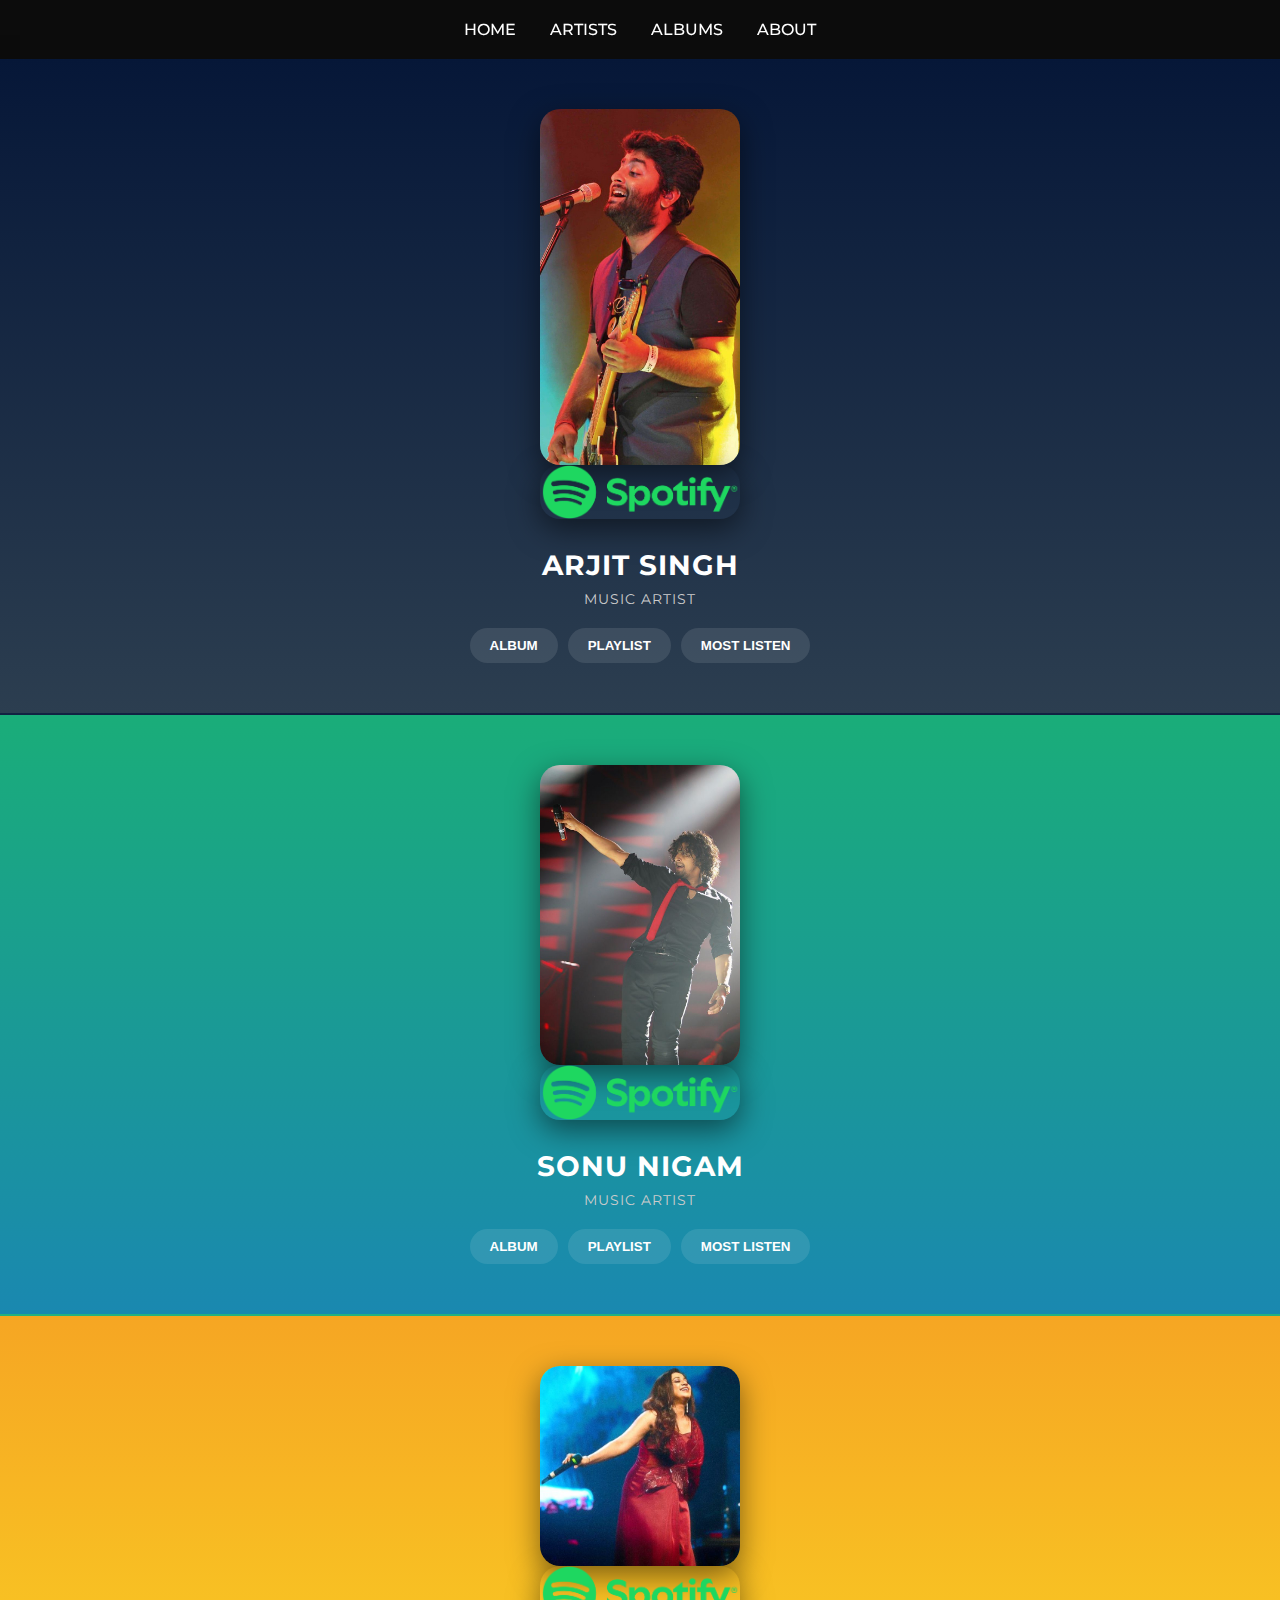
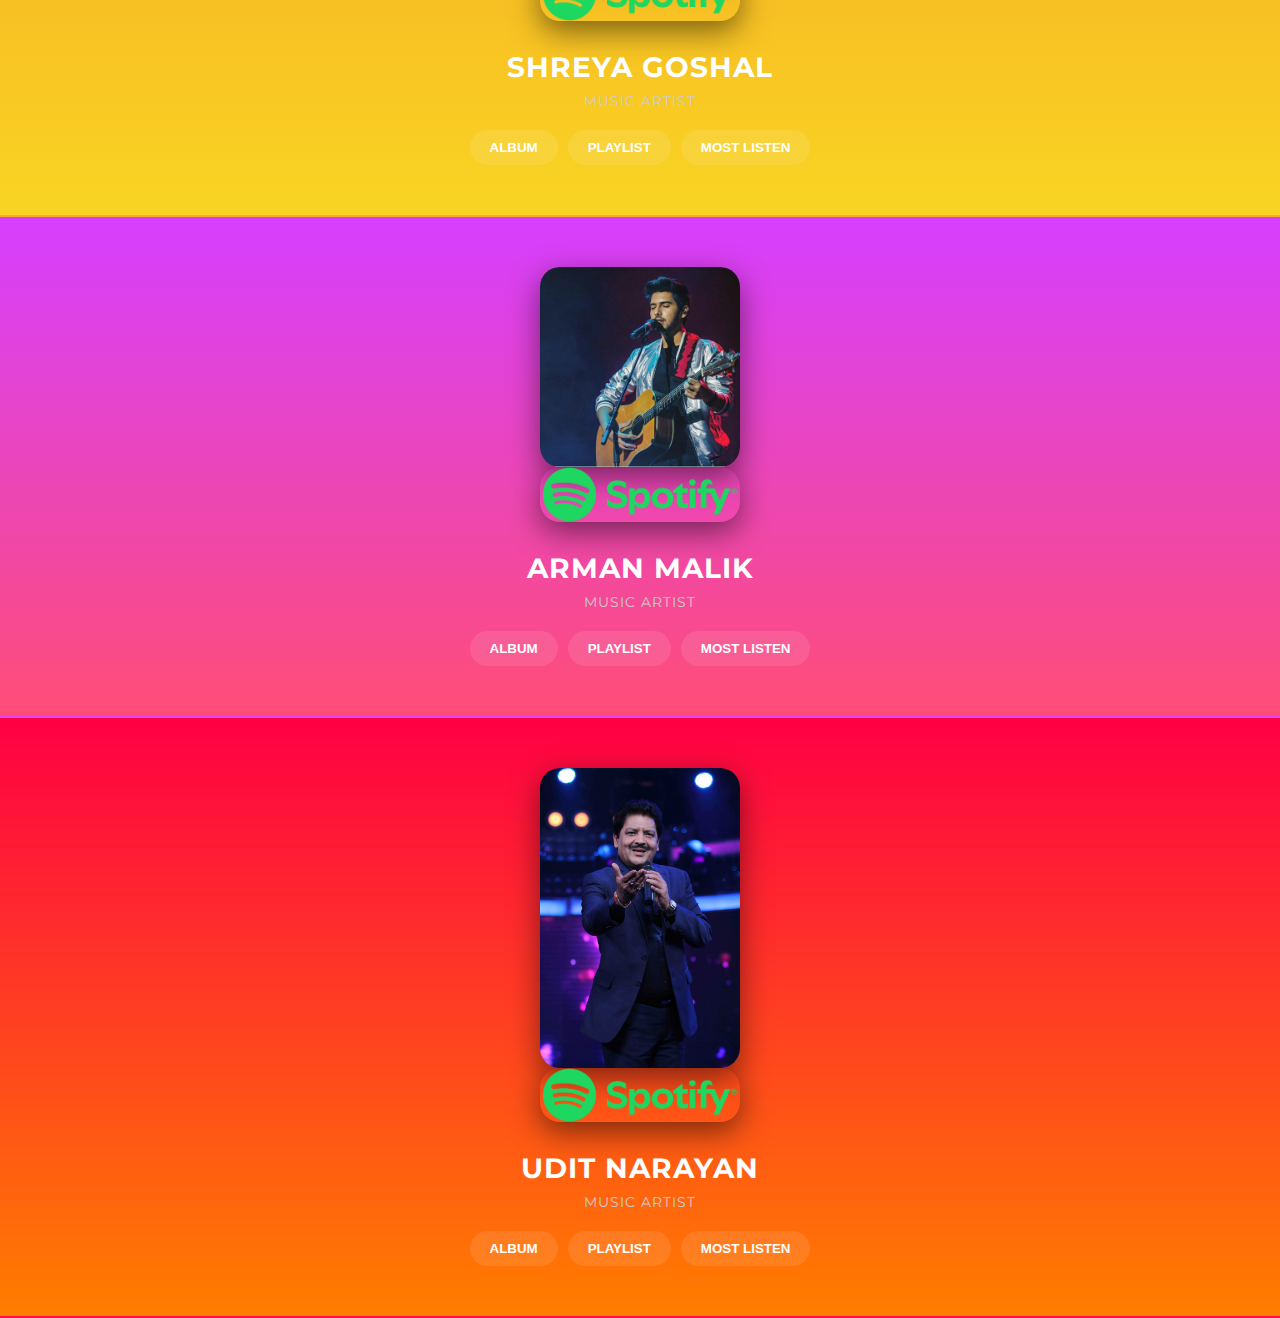
<file: index.html>
<!DOCTYPE html>
<html lang="en">
<head>
  <meta charset="UTF-8" />
  <meta name="viewport" content="width=device-width, initial-scale=1.0" />
  <title>Music Artists</title>
  <link href="https://fonts.googleapis.com/css2?family=Montserrat:wght@500;700&display=swap" rel="stylesheet">
  <style>
    body {
      margin: 0;
      font-family: 'Montserrat', sans-serif;
      background: linear-gradient(to bottom, #1e1e1e, #000);
      color: white;
    }
    header {
      display: flex;
      justify-content: center;
      background: rgba(0, 0, 0, 0.6);
      padding: 20px;
      position: sticky;
      top: 0;
      z-index: 10;
      backdrop-filter: blur(8px);
    }
    header nav a {
      color: white;
      margin: 0 15px;
      text-decoration: none;
      font-weight: 500;
      transition: 0.3s;
    }
    header nav a:hover {
      color: #1db954;
    }
    .artist {
      display: flex;
      flex-direction: column;
      align-items: center;
      padding: 50px 20px;
      text-align: center;
      border-bottom: 2px solid rgba(255,255,255,0.05);
    }
    .artist img {
      border-radius: 20px;
      width: 200px;
      height: auto;
      box-shadow: 0 10px 30px rgba(0, 0, 0, 0.5);
    }
    .spotify-logo {
      height: 20px;
      margin-bottom: 5px;
      cursor: pointer;
    }
    .artist-name {
      font-size: 28px;
      margin: 20px 0 8px;
      font-weight: 700;
      letter-spacing: 1px;
    }
    .label {
      font-size: 14px;
      letter-spacing: 1px;
      color: #ccc;
    }
    .buttons {
      display: flex;
      gap: 10px;
      margin-top: 20px;
      flex-wrap: wrap;
      justify-content: center;
    }
    .buttons button {
      background: rgba(255, 255, 255, 0.1);
      border: none;
      padding: 10px 20px;
      border-radius: 30px;
      color: white;
      font-weight: bold;
      cursor: pointer;
      transition: background 0.3s ease;
    }
    .buttons button:hover {
      background-color: #1db954;
      color: black;
    }
  </style>
  <script>
    function openAlbumPage(artist) {
      const encoded = encodeURIComponent(artist);
      window.open(`album.html?artist=${encoded}`, '_blank');
    }
  </script>
</head>
<body>
  <header>
    <nav>
      <a href="#">HOME</a>
      <a href="#">ARTISTS</a>
      <a href="#">ALBUMS</a>
      <a href="#">ABOUT</a>
    </nav>
  </header>

  <!-- Artist Blocks -->
  <div class="artist" style="background: linear-gradient(#061738, #2c3e50);">
    <img src="arjit singh.jpg" alt="Arijit Singh" />
    <a href="https://open.spotify.com/artist/4YRxDV8wJFPHPTeXepOstw" target="_blank">
      <img class="spotify-logo" src="spotify-logo.png" alt="Spotify" />
    </a>
    <div class="artist-name">ARJIT SINGH</div>
    <div class="label">MUSIC ARTIST</div>
    <div class="buttons">
      <button onclick="openAlbumPage('ARJIT SINGH')">ALBUM</button>
      <button>PLAYLIST</button>
      <button>MOST LISTEN</button>
    </div>
  </div>

  <div class="artist" style="background: linear-gradient(#1aad79, #1a88b0);">
    <img src="sonu nigam.jpg" alt="Sonu Nigam" />
    <a href="https://open.spotify.com/artist/1wRPtKGflJrBx9BmLsSwlU" target="_blank">
      <img class="spotify-logo" src="spotify-logo.png" alt="Spotify" />
    </a>
    <div class="artist-name">SONU NIGAM</div>
    <div class="label">MUSIC ARTIST</div>
    <div class="buttons">
      <button onclick="openAlbumPage('SONU NIGAM')">ALBUM</button>
      <button>PLAYLIST</button>
      <button>MOST LISTEN</button>
    </div>
  </div>

  <div class="artist" style="background: linear-gradient(#f6a623, #f9d423);">
    <img src="shreya.jpg" alt="Shreya Ghoshal" />
    <a href="https://open.spotify.com/artist/0oOet2f43PA68X5RxKobEy" target="_blank">
      <img class="spotify-logo" src="spotify-logo.png" alt="Spotify" />
    </a>
    <div class="artist-name">SHREYA GOSHAL</div>
    <div class="label">MUSIC ARTIST</div>
    <div class="buttons">
      <button onclick="openAlbumPage('SHREYA GOSHAL')">ALBUM</button>
      <button>PLAYLIST</button>
      <button>MOST LISTEN</button>
    </div>
  </div>

  <div class="artist" style="background: linear-gradient(#d63eff, #ff4d77);">
    <img src="armaan malik.jpg" alt="Armaan Malik" />
    <a href="https://open.spotify.com/artist/4K6blSRoklNdpw4mzLxwfn" target="_blank">
      <img class="spotify-logo" src="spotify-logo.png" alt="Spotify" />
    </a>
    <div class="artist-name">ARMAN MALIK</div>
    <div class="label">MUSIC ARTIST</div>
    <div class="buttons">
      <button onclick="openAlbumPage('ARMAN MALIK')">ALBUM</button>
      <button>PLAYLIST</button>
      <button>MOST LISTEN</button>
    </div>
  </div>

  <div class="artist" style="background: linear-gradient(#ff0044, #ff7e00);">
    <img src="udit narayan.jpg" alt="Udit Narayan" />
    <a href="https://open.spotify.com/artist/7HCqGPJcQTyGJ2yqntbuyr" target="_blank">
      <img class="spotify-logo" src="spotify-logo.png" alt="Spotify" />
    </a>
    <div class="artist-name">UDIT NARAYAN</div>
    <div class="label">MUSIC ARTIST</div>
    <div class="buttons">
      <button onclick="openAlbumPage('UDIT NARAYAN')">ALBUM</button>
      <button>PLAYLIST</button>
      <button>MOST LISTEN</button>
    </div>
  </div>
</body>
</html>
</file>
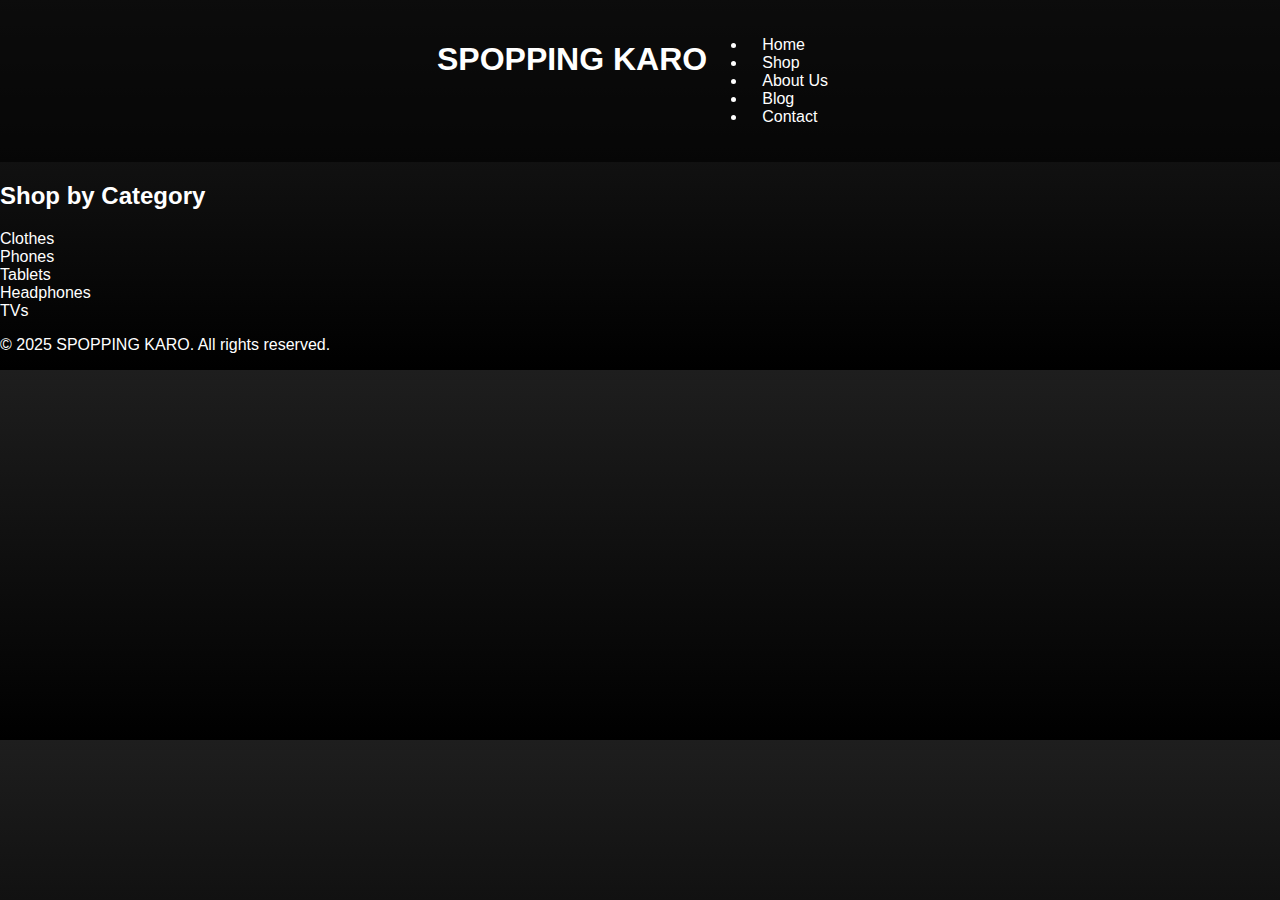
<file: shop.html>
<!DOCTYPE html>
<html lang="en">
<head>
  <meta charset="UTF-8">
  <title>Shop - SPOPPING KARO</title>
  <link rel="stylesheet" href="style.css">
</head>
<body>
  <header>
    <h1 onclick="window.location.href='index.html'" style="cursor:pointer;">SPOPPING KARO</h1>
    <nav>
      <ul>
        <li><a href="index.html">Home</a></li>
        <li><a href="shop.html">Shop</a></li>
        <li><a href="#about">About Us</a></li>
        <li><a href="#blog">Blog</a></li>
        <li><a href="#contact">Contact</a></li>
      </ul>
    </nav>
  </header>

  <section class="shop-categories">
    <h2>Shop by Category</h2>
    <div class="categories">
      <div class="category">Clothes</div>
      <div class="category">Phones</div>
      <div class="category">Tablets</div>
      <div class="category">Headphones</div>
      <div class="category">TVs</div>
    </div>
  </section>

  <footer>
    <p>© 2025 SPOPPING KARO. All rights reserved.</p>
  </footer>
</body>
</html>
</file>
<file: style.css>
* /* style.css */

body {
  margin: 0;
  font-family: 'Montserrat', sans-serif;
  background: linear-gradient(to bottom, #1e1e1e, #000);
  color: white;
}

header {
  display: flex;
  justify-content: center;
  background: rgba(0, 0, 0, 0.6);
  padding: 20px;
  position: sticky;
  top: 0;
  z-index: 10;
}

header nav a {
  color: white;
  margin: 0 15px;
  text-decoration: none;
  font-weight: 500;
}

.artist {
  display: flex;
  flex-direction: column;
  align-items: center;
  padding: 50px 20px;
  text-align: center;
  background: linear-gradient(to bottom, rgba(0,0,0,0.2), rgba(0,0,0,0.5));
  border-bottom: 2px solid rgba(255,255,255,0.05);
}

.artist img {
  border: 4px solid white;
  border-radius: 10px;
  width: 200px;
  height: auto;
}

.spotify-logo {
  height: 20px;
  margin-bottom: 5px;
}

.artist-name {
  font-size: 24px;
  margin: 15px 0 5px;
  font-weight: 700;
}

.label {
  font-size: 14px;
  letter-spacing: 1px;
  color: #ccc;
}

.buttons {
  display: flex;
  gap: 10px;
  margin-top: 20px;
  flex-wrap: wrap;
  justify-content: center;
}

.buttons button {
  background-color: transparent;
  border: 1px solid white;
  padding: 10px 20px;
  border-radius: 20px;
  color: white;
  font-weight: bold;
  cursor: pointer;
  transition: 0.3s;
}

.buttons button:hover {
  background-color: white;
  color: black;
}
</file>
